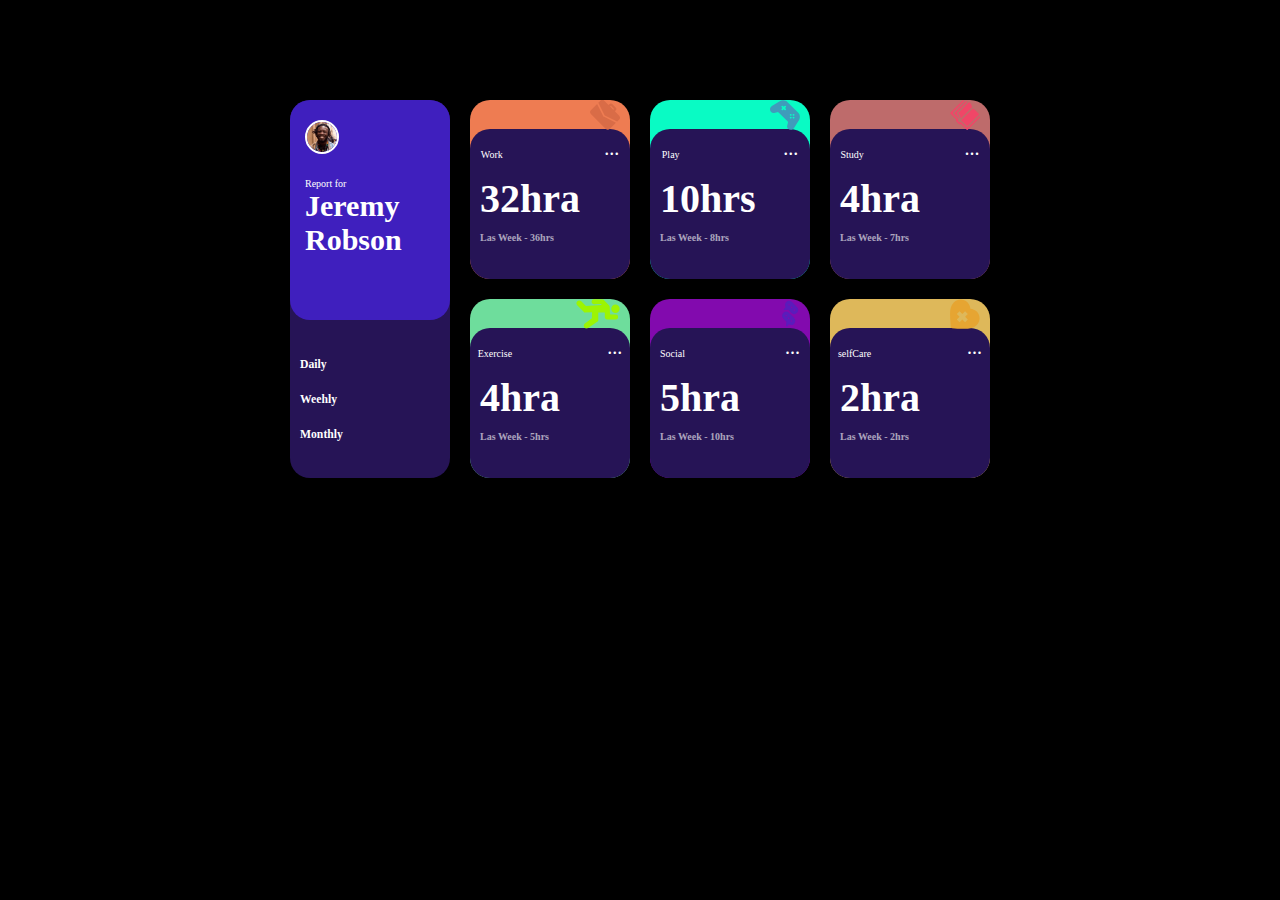
<file: index.html>
<!DOCTYPE html>
<html lang="en">
  <head>
    <meta charset="UTF-8" />
    <meta name="viewport" content="width=device-width, initial-scale=1.0" />
    <title>Grid praticando1</title>
    <link rel="stylesheet" href="sgrid.css" />
    <link rel="stylesheet" href="style.css" />
  </head>
  <body>
    <div class="grid">
      <div class="item container1">
          <div class="icono icono1">
            <img src="./jpg/icon-work.svg" alt="maletin" />
          </div>
          <div class="sub container">
            <div class="containerParrafo">
              <p class="parrafo">Work</p>
              <p class="puntos">...</p>
            </div>
            <h2 class="hora">32hra</h2>
            <h3 class="fecha">Las Week - 36hrs</h3>
          </div>
      </div>

      <div class="item container2">
        <div class="icono icono2">
          <img src="./jpg/icon-play.svg" alt="maletin" />
        </div>
        <div class="sub container">
          <div class="containerParrafo">
            <p class="parrafo">Play</p>
            <p class="puntos">...</p>
          </div>
          <h2 class="hora">10hrs</h2>
          <h3 class="fecha">Las Week - 8hrs</h3>
        </div>
      </div>
      <!-- container#3 -->

      <div class="item container3">
        <div class="icono icono1">
          <img src="./jpg/icon-study.svg" alt="maletin" />
        </div>
        <div class="sub container">
          <div class="containerParrafo">
            <p class="parrafo">Study</p>
            <p class="puntos">...</p>
          </div>
          <h2 class="hora">4hra</h2>
          <h3 class="fecha">Las Week - 7hrs</h3>
        </div>
    </div>

    <div class="item container4">
      <div class="icono icono1">
        <img src="./jpg/icon-exercise.svg" alt="maletin" />
      </div>
      <div class="sub container">
        <div class="containerParrafo">
          <p class="parrafo">Exercise</p>
          <p class="puntos">...</p>
        </div>
        <h2 class="hora">4hra</h2>
        <h3 class="fecha">Las Week - 5hrs</h3>
      </div>
  </div>
  <div class="item container5">
    <div class="icono icono1">
      <img src="./jpg/icon-social.svg" alt="maletin" />
    </div>
    <div class="sub container">
      <div class="containerParrafo">
        <p class="parrafo">Social</p>
        <p class="puntos">...</p>
      </div>
      <h2 class="hora">5hra</h2>
      <h3 class="fecha">Las Week - 10hrs</h3>
    </div>
</div>

<div class="item container6">
  <div class="icono icono1">
    <img src="./jpg/icon-self-care.svg" alt="maletin" />
  </div>
  <div class="sub container">
    <div class="containerParrafo">
      <p class="parrafo">selfCare</p>
      <p class="puntos">...</p>
    </div>
    <h2 class="hora">2hra</h2>
    <h3 class="fecha">Las Week - 2hrs</h3>
  </div>
</div>


      <div class="main container7">
        <div class="sub_container7">
          <img class="img-jaremy" src="./jpg/image-jeremy.png" alt="">
          <p class="Report">Report for</p>
          <h2 class="jeremy">Jeremy Robson</h2>
        </div>
        <div class="sub-tex">
          <h3 class="jeremi">Daily</h3>
          <h3 class="jeremi">Weehly</h3>
          <h3 class="jeremi">Monthly</h3>
        </div>
      </div>
    </div>
  </body>
</html>
</file>
<file: sgrid.css>
* {
  padding: 0;
  margin: 0;
}
body {
  background: black;
}

.grid {
  width: 700px;
  /* height: 00px; */
  margin: 100px auto;
  display: grid;
  grid-template-columns: repeat(4, 1fr);
  gap: 20px;
  color: white;
}

.container1 {
  background:#EE7C52;
}
.container2 {
  background: #09fbc4;
}
.container3 {
  background: #be6b6b;
}
.container4 {
  background: #6edd9c;
}
.container5 {
  background: #820aae;
}
.container6 {
  background: #deb85a;
}
.container7 {
  background-color: rgb(38, 20, 86);
  display: grid;
  grid-column: 1/2;
  grid-row: 1/3;
}
</file>
<file: style.css>
.item{
    border-radius: 20px;
}

.container{
   
    border-bottom-right-radius: 20px;
    border-bottom-left-radius: 20px;
    border-start-end-radius: 20px;
    border-start-start-radius: 20px;
    background-color: rgb(38, 20, 86);
    height: 150px;
    
   

}
.icono{
    height: 14px;
    display: flex;
    justify-content: right;
    border-top-right-radius: 10px;
    border-top-left-radius: 10px;
}
img{
    height: 30px;
    margin-right: 10px;
}

.parrafo{
    font-size:10px; 
    margin-top: 20px;
    margin-right: 30px;

}

.puntos{
    margin-left: 50px;
    margin-top: 8px;
    font-size: 20px;
}
.containerParrafo{
    display: flex;
    margin-top: 15px;
    justify-content: space-around;
}
.hora{
    margin-top: 15px;
    font-size: 40px;
    margin-left: 10px;
}

.fecha{
    font-size: 10px;
    margin-left: 10px;
    margin-top: 10px;
    color: rgba(255, 255, 255, 0.628);
}
.main{
    border-bottom-right-radius: 20px;
    border-bottom-left-radius: 20px;
    border-start-end-radius: 20px;
    border-start-start-radius: 20px;
}
.sub_container7{
    background: #3f1fbe;
    border-bottom-right-radius: 20px;
    border-bottom-left-radius: 20px;
    border-start-end-radius: 20px;
    border-start-start-radius: 20px;
    height: 220px;
}

.img-jaremy{
    margin-top: 20px;
    margin-left: 15px;
    width: 30px;
    border: solid 2px ;
    border-radius: 20px;
}
.Report{
    margin-top: 20px;
    margin-left: 15px;
    font-size: 10px;
}
.jeremy{
    font-size: 30px;
    margin-left: 15px;
}
.sub-tex{
    font-size: 10px;
    margin-left: 10px;
    line-height: 35px;
}
</file>
